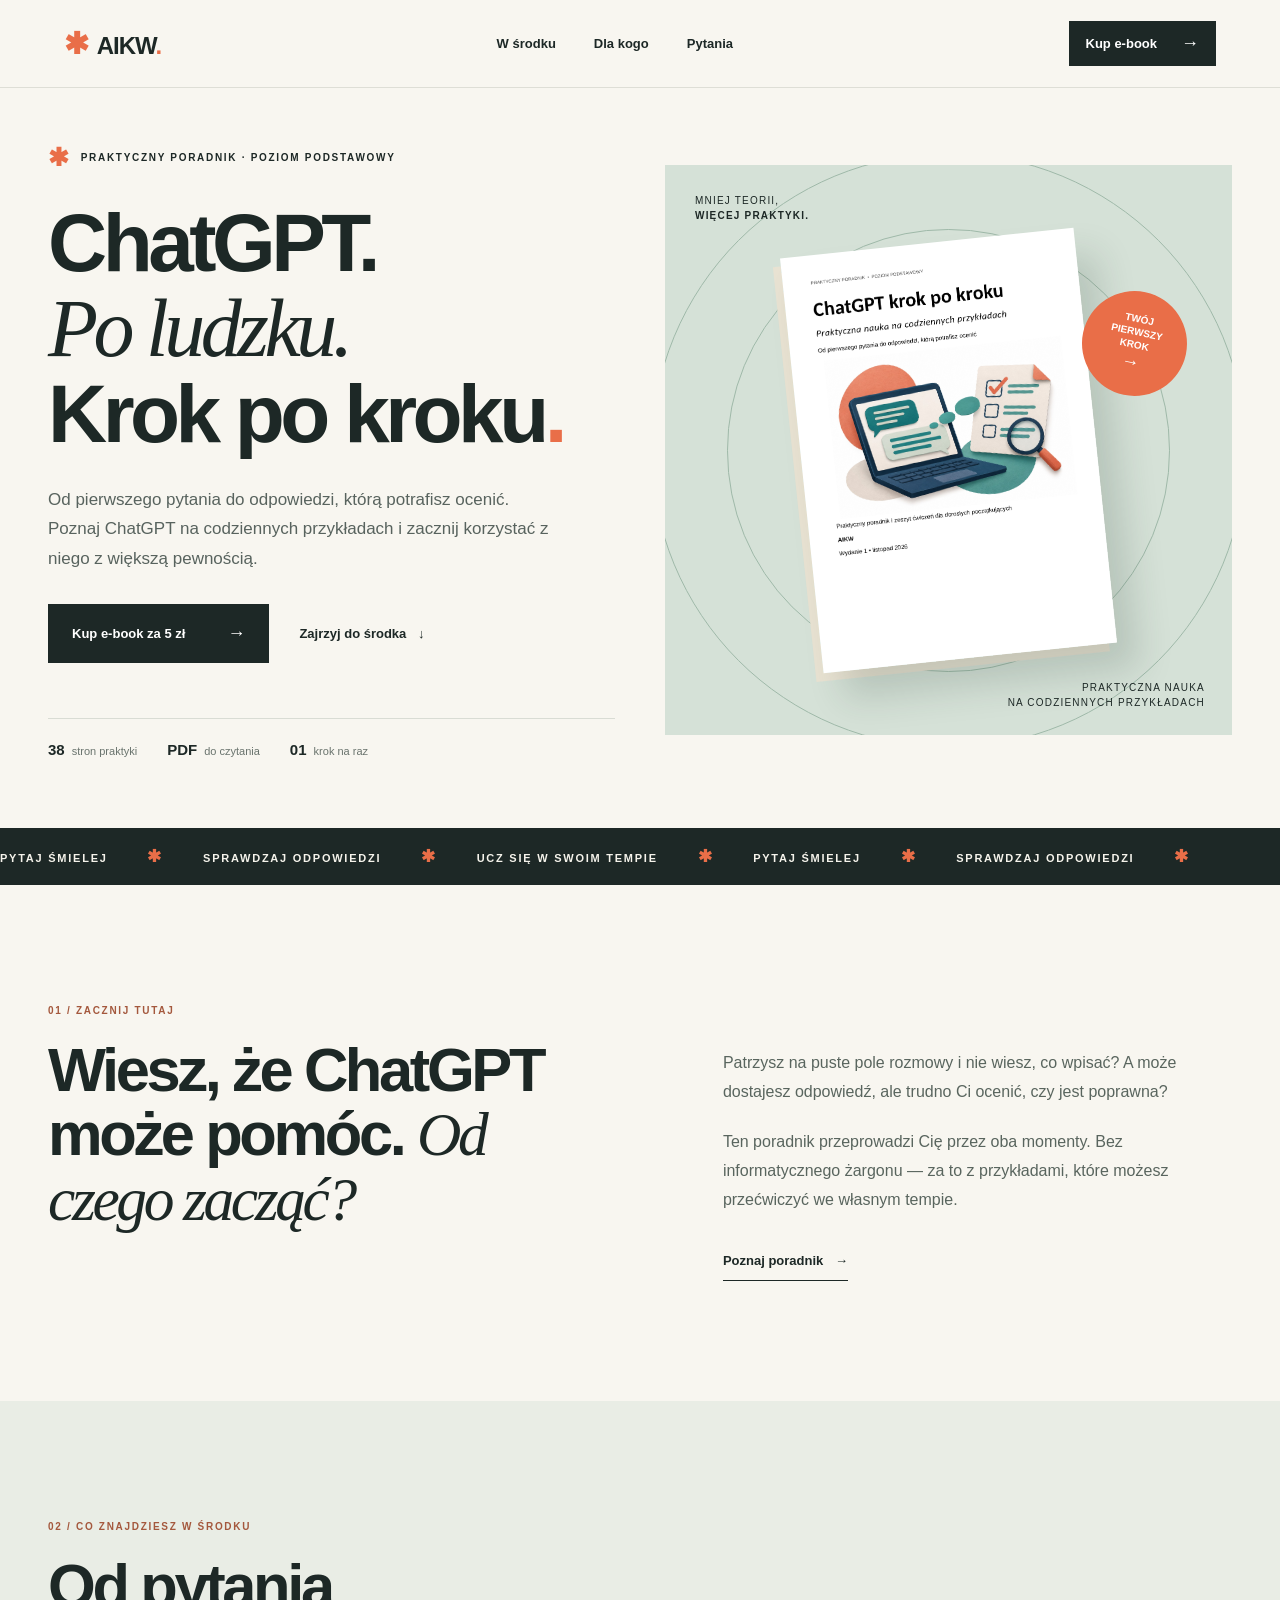
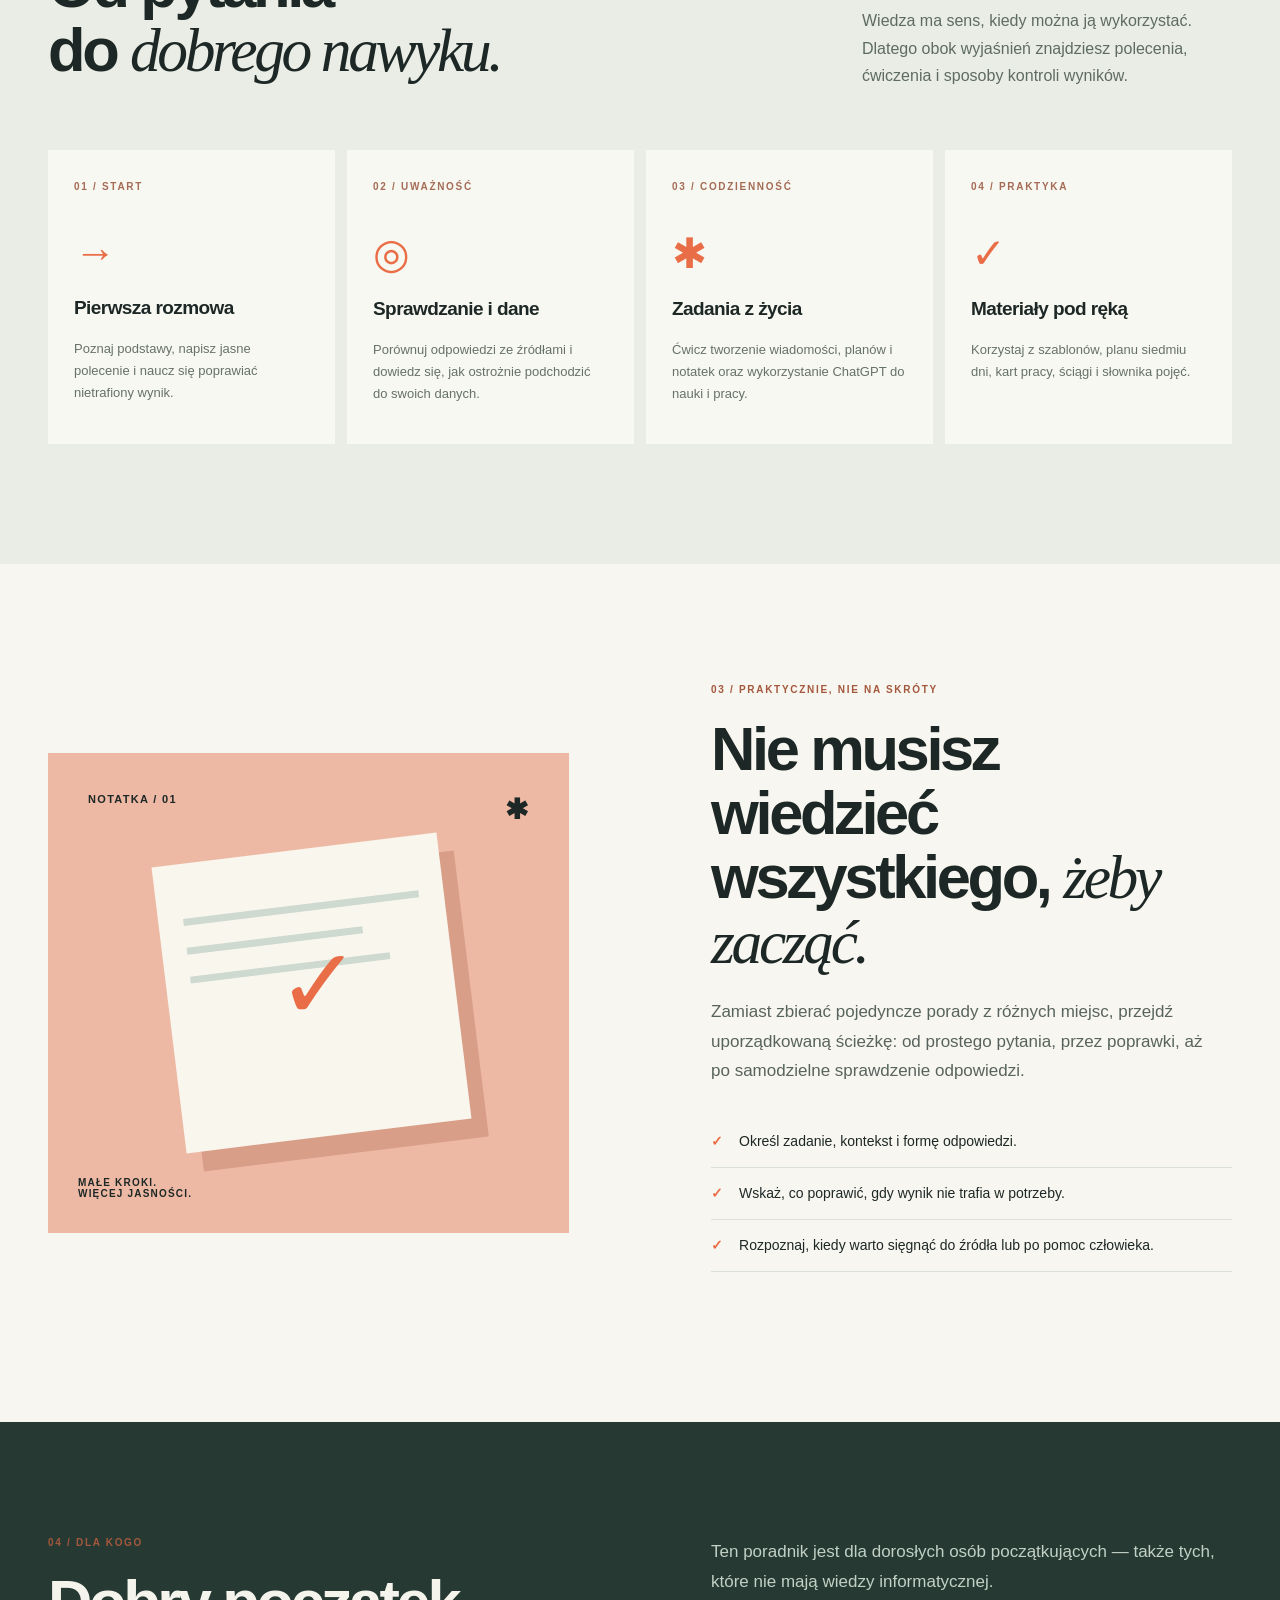
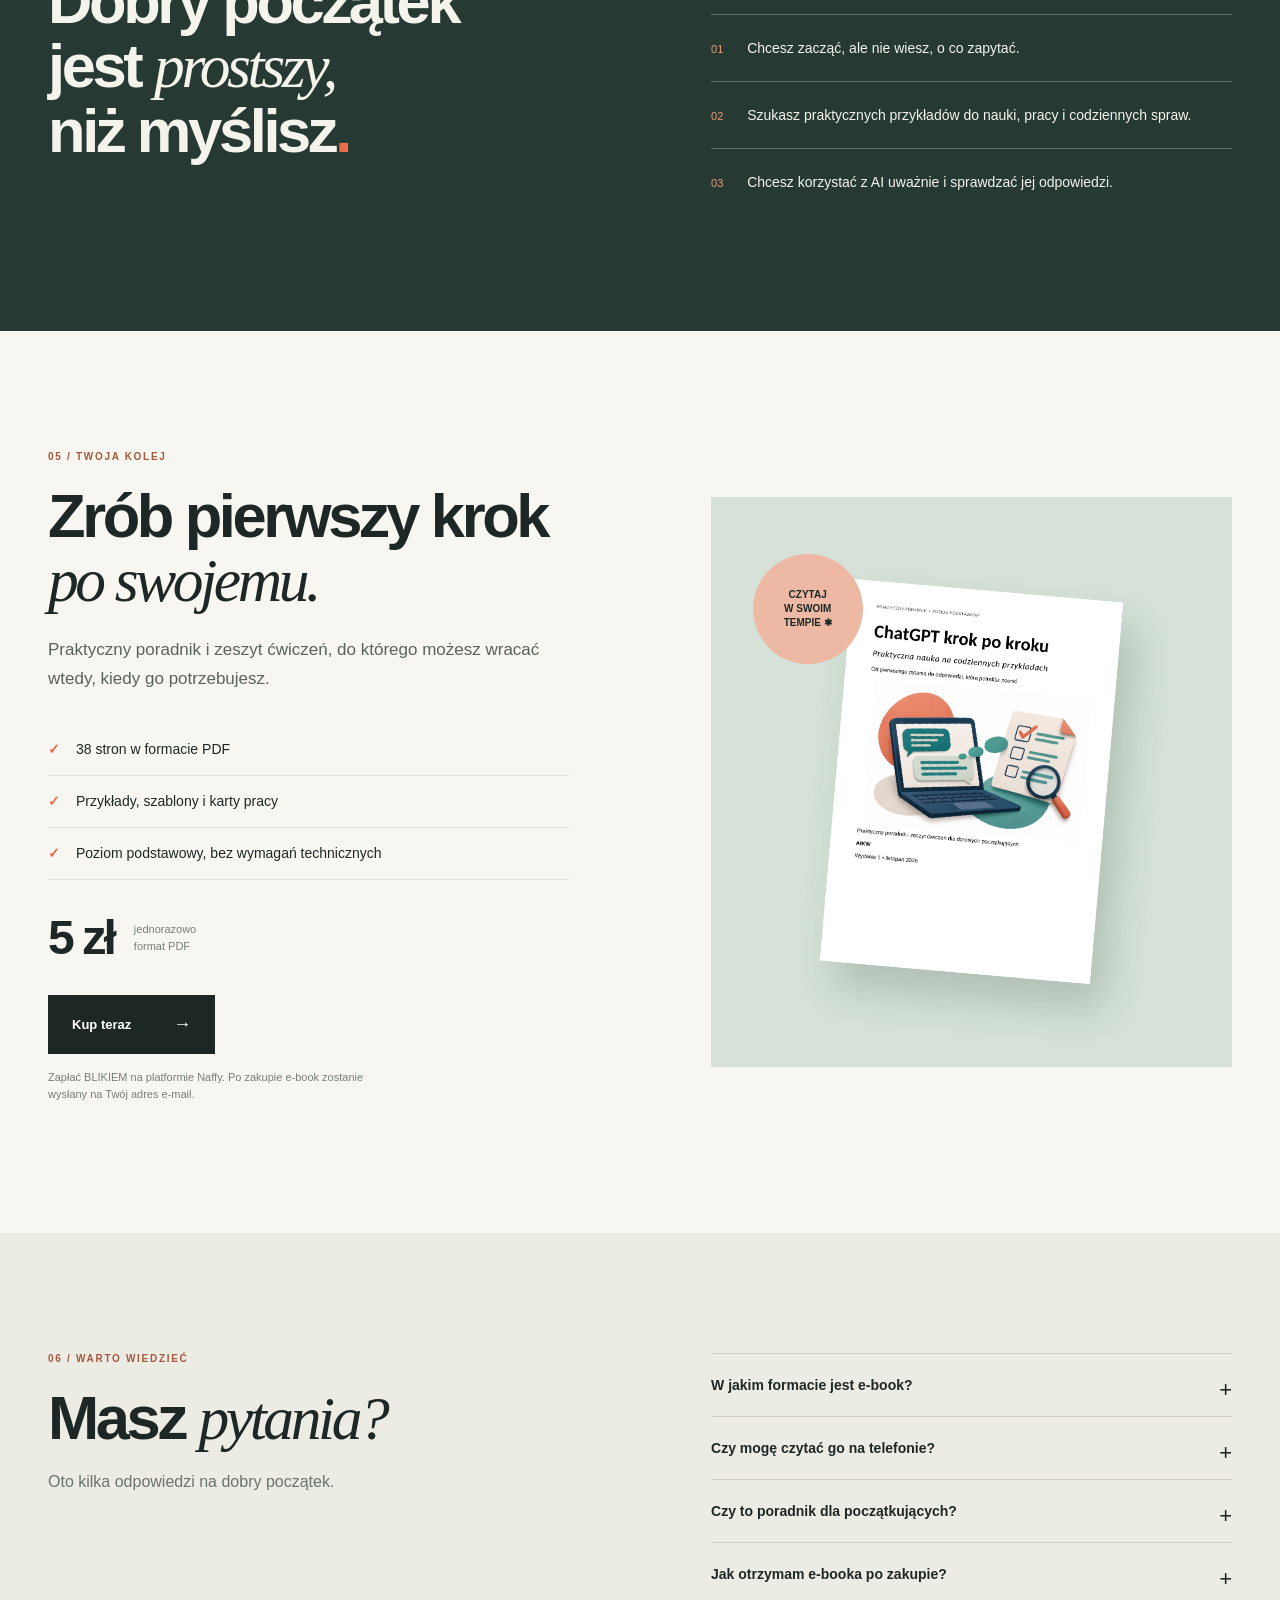
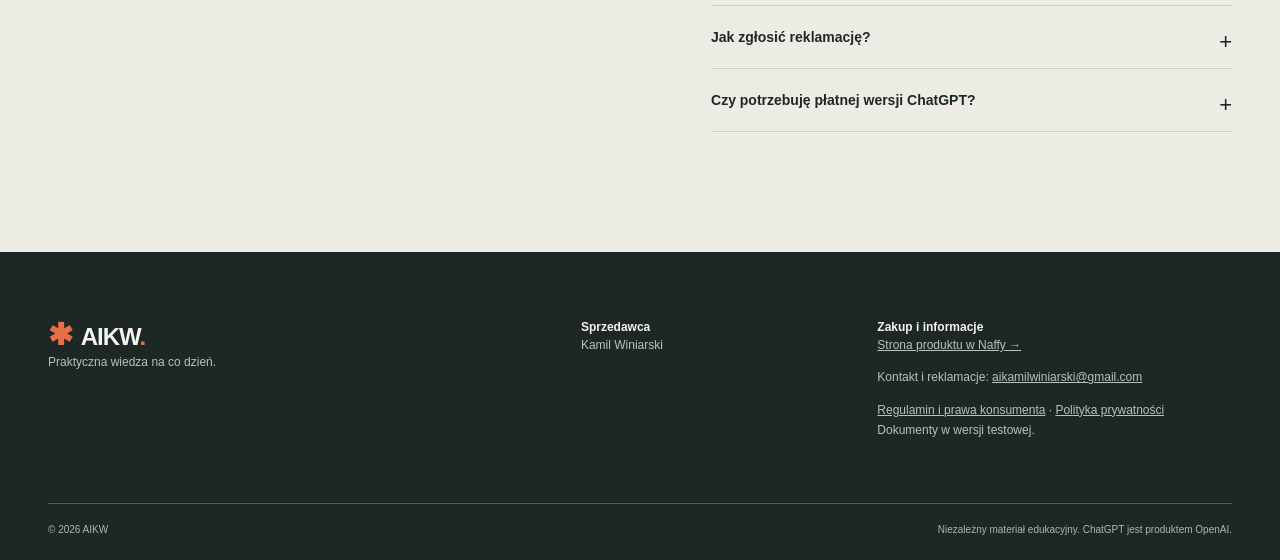
<file: index.html>
<!doctype html>
<html lang="pl">
<head>
<meta charset="utf-8"><meta name="viewport" content="width=device-width,initial-scale=1"><meta name="description" content="Poznaj ChatGPT od podstaw: ćwiczenia, gotowe polecenia i sposoby sprawdzania odpowiedzi. E-book PDF dla początkujących za 5 zł."><meta name="robots" content="index, follow"><meta property="og:type" content="website"><meta property="og:locale" content="pl_PL"><meta property="og:title" content="ChatGPT krok po kroku — e-book dla początkujących"><meta property="og:description" content="Praktyczny poradnik PDF: ćwiczenia, szablony i sprawdzanie odpowiedzi ChatGPT."><meta name="twitter:card" content="summary"><meta name="twitter:title" content="ChatGPT krok po kroku — e-book dla początkujących"><meta name="twitter:description" content="Praktyczny poradnik PDF: ćwiczenia, szablony i sprawdzanie odpowiedzi ChatGPT."><meta name="theme-color" content="#f8f6f0"><title>ChatGPT krok po kroku — e-book dla początkujących | AIKW</title><link rel="icon" href="favicon.svg" type="image/svg+xml"><script type="application/ld+json">{"@context":"https://schema.org","@type":"Book","name":"ChatGPT krok po kroku","description":"Praktyczna nauka ChatGPT na codziennych przykładach dla dorosłych początkujących.","inLanguage":"pl","bookFormat":"https://schema.org/EBook","numberOfPages":38,"publisher":{"@type":"Organization","name":"AIKW"},"offers":{"@type":"Offer","price":"5.00","priceCurrency":"PLN","url":"https://www.naffy.io/kamil-winiarski/praktyczny-ebook-qu3","seller":{"@type":"Person","name":"Kamil Winiarski"}}}</script><link rel="stylesheet" href="style.css"><script defer src="script.js"></script>
</head>
<body>
<header class="header"><a class="brand" href="#start" aria-label="AIKW — strona główna"><span class="brand-mark">✱</span> AIKW<span class="brand-dot">.</span></a><nav aria-label="Nawigacja główna"><a href="#w-srodku">W środku</a><a href="#dla-kogo">Dla kogo</a><a href="#faq">Pytania</a></nav><a class="button button-small" href="https://www.naffy.io/kamil-winiarski/praktyczny-ebook-qu3">Kup e-book <span>→</span></a></header>
<main id="start">
<section class="hero wrap"><div class="hero-copy"><div class="eyebrow"><span class="spark">✱</span> PRAKTYCZNY PORADNIK · POZIOM PODSTAWOWY</div><h1>ChatGPT.<br><em>Po ludzku.</em><br>Krok po kroku<span class="orange">.</span></h1><p class="lead">Od pierwszego pytania do odpowiedzi, którą potrafisz ocenić. Poznaj ChatGPT na codziennych przykładach i zacznij korzystać z niego z większą pewnością.</p><div class="hero-actions"><a class="button" href="https://www.naffy.io/kamil-winiarski/praktyczny-ebook-qu3">Kup e-book za 5 zł <span>→</span></a><a class="text-link" href="#w-srodku">Zajrzyj do środka <span>↓</span></a></div><div class="hero-meta"><span><b>38</b> stron praktyki</span><span><b>PDF</b> do czytania</span><span><b>01</b> krok na raz</span></div></div><div class="hero-art"><div class="art-label">MNIEJ TEORII,<br><strong>WIĘCEJ PRAKTYKI.</strong></div><div class="orbit orbit-one"></div><div class="orbit orbit-two"></div><img class="book" src="assets/okladka.png" alt="Okładka e-booka ChatGPT krok po kroku"><div class="art-stamp">TWÓJ<br>PIERWSZY<br>KROK <span>→</span></div><div class="art-caption">PRAKTYCZNA NAUKA<br>NA CODZIENNYCH PRZYKŁADACH</div></div></section>
<div class="ticker" aria-hidden="true"><div>PYTAJ ŚMIELEJ <span>✱</span> SPRAWDZAJ ODPOWIEDZI <span>✱</span> UCZ SIĘ W SWOIM TEMPIE <span>✱</span> PYTAJ ŚMIELEJ <span>✱</span> SPRAWDZAJ ODPOWIEDZI <span>✱</span></div></div>
<section class="section wrap intro"><div><p class="kicker">01 / ZACZNIJ TUTAJ</p><h2>Wiesz, że ChatGPT może pomóc. <em>Od czego zacząć?</em></h2></div><div class="intro-copy"><p>Patrzysz na puste pole rozmowy i nie wiesz, co wpisać? A może dostajesz odpowiedź, ale trudno Ci ocenić, czy jest poprawna?</p><p>Ten poradnik przeprowadzi Cię przez oba momenty. Bez informatycznego żargonu — za to z przykładami, które możesz przećwiczyć we własnym tempie.</p><a class="under-link" href="#oferta">Poznaj poradnik <span>→</span></a></div></section>
<section id="w-srodku" class="section contents"><div class="wrap"><div class="section-heading"><div><p class="kicker">02 / CO ZNAJDZIESZ W ŚRODKU</p><h2>Od pytania<br>do <em>dobrego nawyku.</em></h2></div><p>Wiedza ma sens, kiedy można ją wykorzystać. Dlatego obok wyjaśnień znajdziesz polecenia, ćwiczenia i sposoby kontroli wyników.</p></div><div class="cards"><article class="card"><span class="card-number">01 / START</span><div class="card-icon">→</div><h3>Pierwsza rozmowa</h3><p>Poznaj podstawy, napisz jasne polecenie i naucz się poprawiać nietrafiony wynik.</p></article><article class="card"><span class="card-number">02 / UWAŻNOŚĆ</span><div class="card-icon">◎</div><h3>Sprawdzanie i dane</h3><p>Porównuj odpowiedzi ze źródłami i dowiedz się, jak ostrożnie podchodzić do swoich danych.</p></article><article class="card"><span class="card-number">03 / CODZIENNOŚĆ</span><div class="card-icon">✱</div><h3>Zadania z życia</h3><p>Ćwicz tworzenie wiadomości, planów i notatek oraz wykorzystanie ChatGPT do nauki i pracy.</p></article><article class="card"><span class="card-number">04 / PRAKTYKA</span><div class="card-icon">✓</div><h3>Materiały pod ręką</h3><p>Korzystaj z szablonów, planu siedmiu dni, kart pracy, ściągi i słownika pojęć.</p></article></div></div></section>
<section class="section wrap benefit"><div class="note-graphic" aria-hidden="true"><div class="note-top"><span>NOTATKA / 01</span><span>✱</span></div><div class="note-lines"><i></i><i></i><i></i></div><div class="note-check">✓</div><p>MAŁE KROKI.<br>WIĘCEJ JASNOŚCI.</p></div><div><p class="kicker">03 / PRAKTYCZNIE, NIE NA SKRÓTY</p><h2>Nie musisz wiedzieć wszystkiego, <em>żeby zacząć.</em></h2><p class="body-large">Zamiast zbierać pojedyncze porady z różnych miejsc, przejdź uporządkowaną ścieżkę: od prostego pytania, przez poprawki, aż po samodzielne sprawdzenie odpowiedzi.</p><ul class="check-list"><li>Określ zadanie, kontekst i formę odpowiedzi.</li><li>Wskaż, co poprawić, gdy wynik nie trafia w potrzeby.</li><li>Rozpoznaj, kiedy warto sięgnąć do źródła lub po pomoc człowieka.</li></ul></div></section>
<section id="dla-kogo" class="audience"><div class="wrap audience-inner"><div><p class="kicker">04 / DLA KOGO</p><h2>Dobry początek<br>jest <em>prostszy,</em><br>niż myślisz<span class="orange">.</span></h2></div><div><p class="body-large">Ten poradnik jest dla dorosłych osób początkujących — także tych, które nie mają wiedzy informatycznej.</p><div class="audience-item"><span>01</span> Chcesz zacząć, ale nie wiesz, o co zapytać.</div><div class="audience-item"><span>02</span> Szukasz praktycznych przykładów do nauki, pracy i codziennych spraw.</div><div class="audience-item"><span>03</span> Chcesz korzystać z AI uważnie i sprawdzać jej odpowiedzi.</div></div></div></section>
<section id="oferta" class="section wrap offer"><div class="offer-copy"><p class="kicker">05 / TWOJA KOLEJ</p><h2>Zrób pierwszy krok <em>po swojemu.</em></h2><p class="body-large">Praktyczny poradnik i zeszyt ćwiczeń, do którego możesz wracać wtedy, kiedy go potrzebujesz.</p><ul class="check-list"><li>38 stron w formacie PDF</li><li>Przykłady, szablony i karty pracy</li><li>Poziom podstawowy, bez wymagań technicznych</li></ul><div class="price"><strong>5 zł</strong><span>jednorazowo<br>format PDF</span></div><a class="button" href="https://www.naffy.io/kamil-winiarski/praktyczny-ebook-qu3">Kup teraz <span>→</span></a><p class="small">Zapłać BLIKIEM na platformie Naffy. Po zakupie e-book zostanie wysłany na Twój adres e-mail.</p></div><div class="offer-art"><img src="assets/okladka.png" alt="Okładka poradnika ChatGPT krok po kroku" loading="lazy"><span class="offer-badge">CZYTAJ<br>W SWOIM<br>TEMPIE ✱</span></div></section>
<section id="faq" class="section faq"><div class="wrap faq-inner"><div><p class="kicker">06 / WARTO WIEDZIEĆ</p><h2>Masz <em>pytania?</em></h2><p>Oto kilka odpowiedzi na dobry początek.</p></div><div class="faq-list"><details><summary>W jakim formacie jest e-book?</summary><p>Poradnik ma format PDF. Możesz go otworzyć w przeglądarce lub aplikacji obsługującej pliki PDF.</p></details><details><summary>Czy mogę czytać go na telefonie?</summary><p>Tak, pliki PDF można czytać na telefonie za pomocą przeglądarki lub czytnika PDF.</p></details><details><summary>Czy to poradnik dla początkujących?</summary><p>Tak. Jest przeznaczony dla dorosłych osób początkujących i nie wymaga wiedzy informatycznej.</p></details><details><summary>Jak otrzymam e-booka po zakupie?</summary><p>Po opłaceniu zamówienia na platformie Naffy otrzymasz e-booka na adres e-mail podany przy zakupie.</p></details><details><summary>Jak zgłosić reklamację?</summary><p>Reklamację dotyczącą e-booka możesz wysłać do Kamila Winiarskiego na adres <a href="mailto:aikamilwiniarski@gmail.com">aikamilwiniarski@gmail.com</a>. Opisz problem i podaj dane pozwalające odnaleźć zamówienie.</p></details><details><summary>Czy potrzebuję płatnej wersji ChatGPT?</summary><p>Poradnik zaleca rozpoczęcie od prostych zadań tekstowych dostępnych na Twoim koncie. Funkcje i limity mogą się różnić; ćwiczenia z plikami i obrazami mają wariant bez załączników.</p></details></div></div></section>
</main><footer><div class="wrap footer-inner"><div><a class="brand" href="#start"><span class="brand-mark">✱</span> AIKW<span class="brand-dot">.</span></a><p>Praktyczna wiedza na co dzień.</p></div><div><strong>Sprzedawca</strong><p>Kamil Winiarski</p></div><div><strong>Zakup i informacje</strong><p><a href="https://www.naffy.io/kamil-winiarski/praktyczny-ebook-qu3">Strona produktu w Naffy →</a></p><p>Kontakt i reklamacje: <a href="mailto:aikamilwiniarski@gmail.com">aikamilwiniarski@gmail.com</a></p><p><a href="regulamin.html">Regulamin i prawa konsumenta</a> · <a href="prywatnosc.html">Polityka prywatności</a><br>Dokumenty w wersji testowej.</p></div></div><div class="wrap footer-bottom">© 2026 AIKW <span>Niezależny materiał edukacyjny. ChatGPT jest produktem OpenAI.</span></div></footer>
</body></html>
</file>
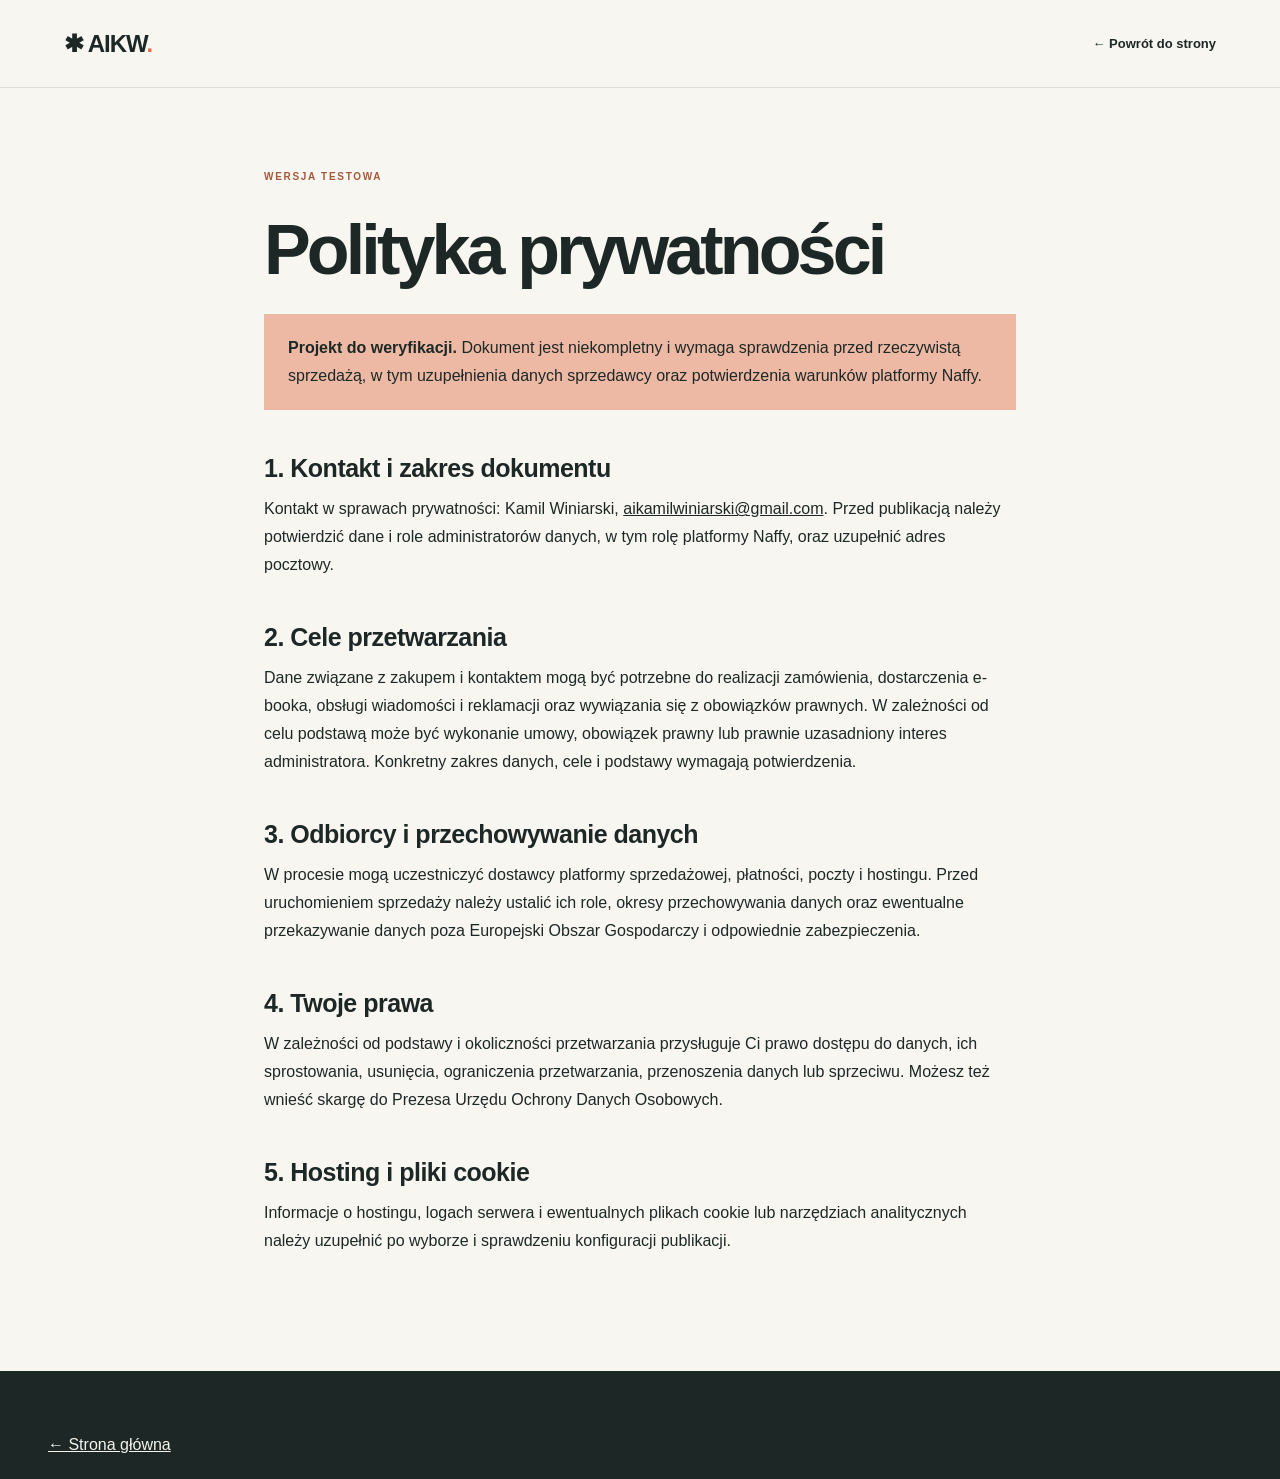
<file: prywatnosc.html>
<!doctype html><html lang="pl"><head><meta charset="utf-8"><meta name="viewport" content="width=device-width,initial-scale=1"><meta name="robots" content="noindex"><link rel="stylesheet" href="style.css"><title>Polityka prywatności — AIKW</title></head><body><header class="header"><a class="brand" href="index.html">✱ AIKW<span class="brand-dot">.</span></a><a class="text-link" href="index.html">← Powrót do strony</a></header><main class="legal"><p class="kicker">WERSJA TESTOWA</p><h1>Polityka prywatności</h1><p class="legal-notice"><strong>Projekt do weryfikacji.</strong> Dokument jest niekompletny i wymaga sprawdzenia przed rzeczywistą sprzedażą, w tym uzupełnienia danych sprzedawcy oraz potwierdzenia warunków platformy Naffy.</p><h2>1. Kontakt i zakres dokumentu</h2><p>Kontakt w sprawach prywatności: Kamil Winiarski, <a href="mailto:aikamilwiniarski@gmail.com">aikamilwiniarski@gmail.com</a>. Przed publikacją należy potwierdzić dane i role administratorów danych, w tym rolę platformy Naffy, oraz uzupełnić adres pocztowy.</p><h2>2. Cele przetwarzania</h2><p>Dane związane z zakupem i kontaktem mogą być potrzebne do realizacji zamówienia, dostarczenia e-booka, obsługi wiadomości i reklamacji oraz wywiązania się z obowiązków prawnych. W zależności od celu podstawą może być wykonanie umowy, obowiązek prawny lub prawnie uzasadniony interes administratora. Konkretny zakres danych, cele i podstawy wymagają potwierdzenia.</p><h2>3. Odbiorcy i przechowywanie danych</h2><p>W procesie mogą uczestniczyć dostawcy platformy sprzedażowej, płatności, poczty i hostingu. Przed uruchomieniem sprzedaży należy ustalić ich role, okresy przechowywania danych oraz ewentualne przekazywanie danych poza Europejski Obszar Gospodarczy i odpowiednie zabezpieczenia.</p><h2>4. Twoje prawa</h2><p>W zależności od podstawy i okoliczności przetwarzania przysługuje Ci prawo dostępu do danych, ich sprostowania, usunięcia, ograniczenia przetwarzania, przenoszenia danych lub sprzeciwu. Możesz też wnieść skargę do Prezesa Urzędu Ochrony Danych Osobowych.</p><h2>5. Hosting i pliki cookie</h2><p>Informacje o hostingu, logach serwera i ewentualnych plikach cookie lub narzędziach analitycznych należy uzupełnić po wyborze i sprawdzeniu konfiguracji publikacji.</p></main><footer><div class="wrap"><a href="index.html">← Strona główna</a></div></footer></body></html>
</file>
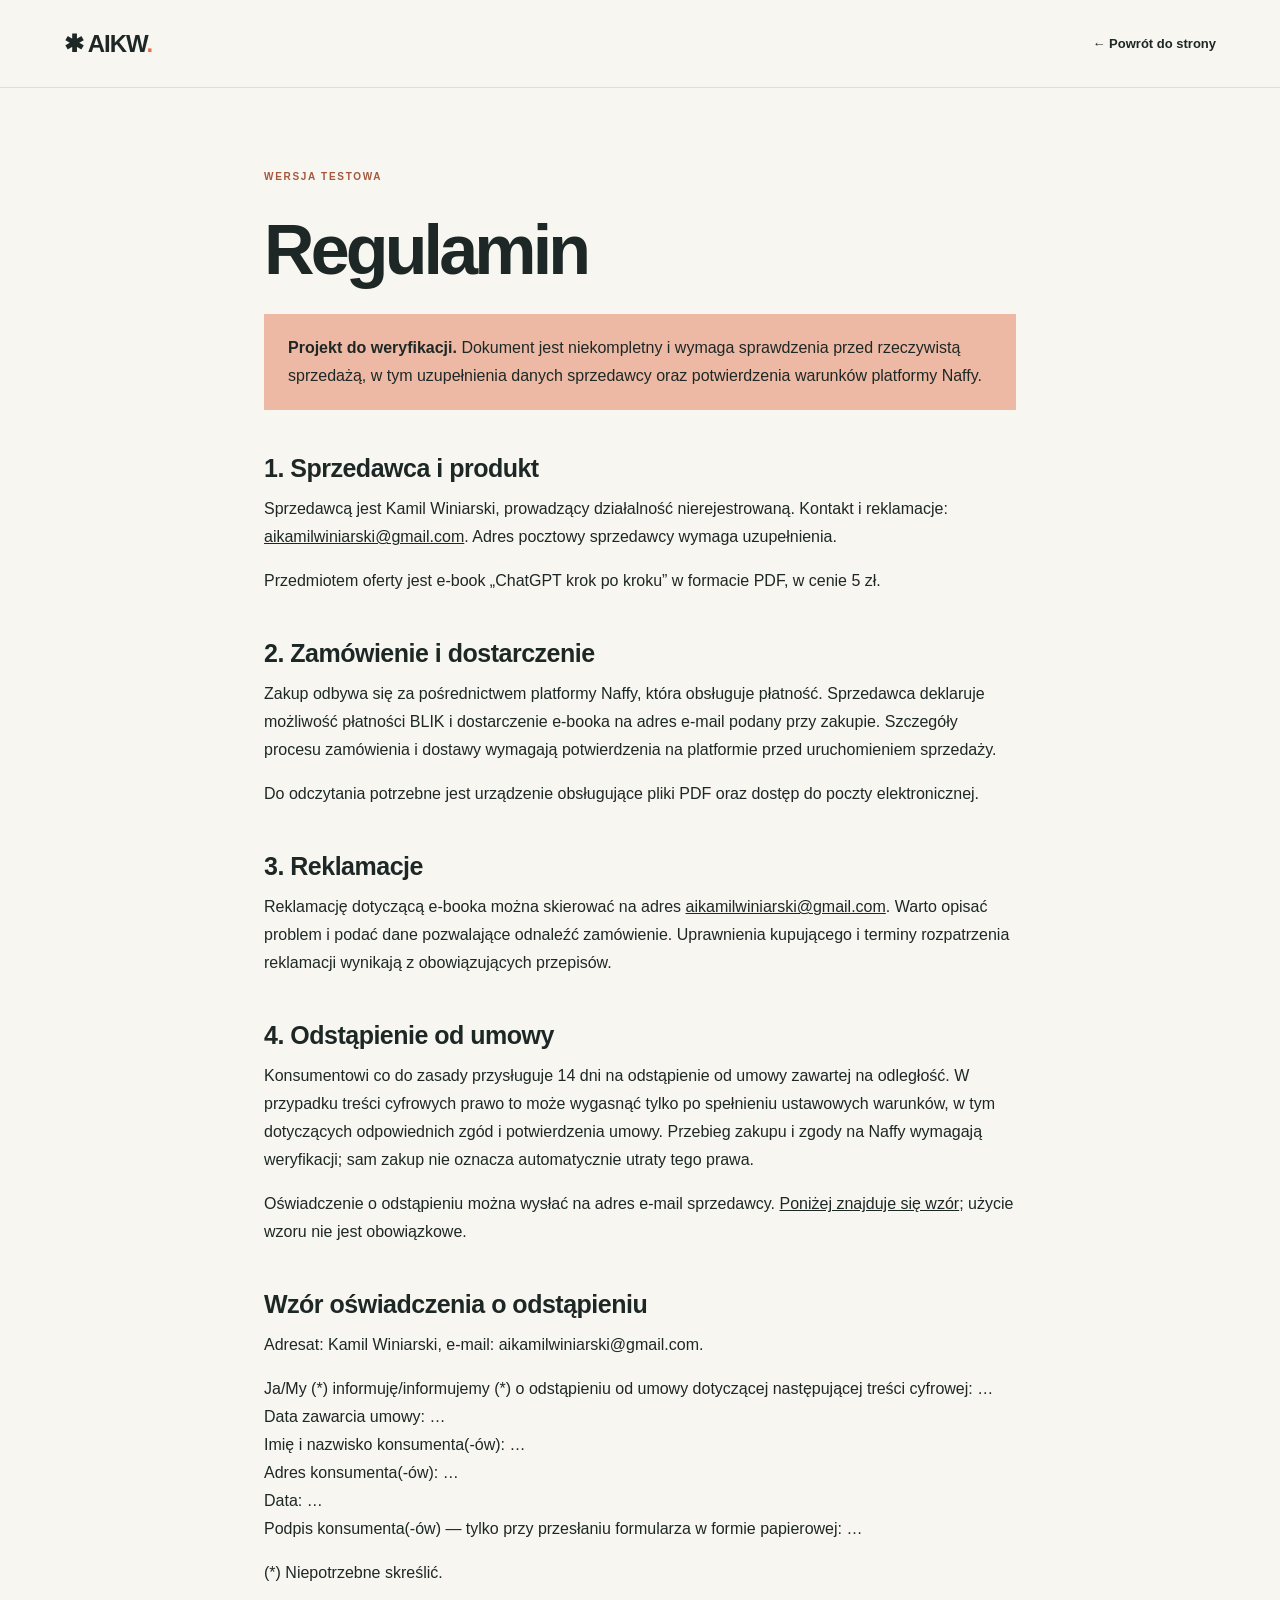
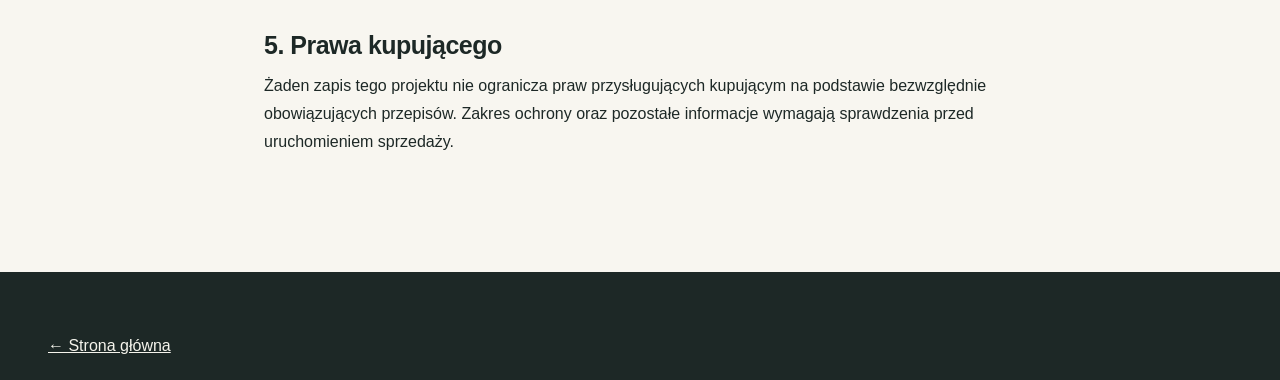
<file: regulamin.html>
<!doctype html><html lang="pl"><head><meta charset="utf-8"><meta name="viewport" content="width=device-width,initial-scale=1"><meta name="robots" content="noindex"><link rel="stylesheet" href="style.css"><title>Regulamin — AIKW</title></head><body><header class="header"><a class="brand" href="index.html">✱ AIKW<span class="brand-dot">.</span></a><a class="text-link" href="index.html">← Powrót do strony</a></header><main class="legal"><p class="kicker">WERSJA TESTOWA</p><h1>Regulamin</h1><p class="legal-notice"><strong>Projekt do weryfikacji.</strong> Dokument jest niekompletny i wymaga sprawdzenia przed rzeczywistą sprzedażą, w tym uzupełnienia danych sprzedawcy oraz potwierdzenia warunków platformy Naffy.</p><h2>1. Sprzedawca i produkt</h2><p>Sprzedawcą jest Kamil Winiarski, prowadzący działalność nierejestrowaną. Kontakt i reklamacje: <a href="mailto:aikamilwiniarski@gmail.com">aikamilwiniarski@gmail.com</a>. Adres pocztowy sprzedawcy wymaga uzupełnienia.</p><p>Przedmiotem oferty jest e-book „ChatGPT krok po kroku” w formacie PDF, w cenie 5 zł.</p><h2>2. Zamówienie i dostarczenie</h2><p>Zakup odbywa się za pośrednictwem platformy Naffy, która obsługuje płatność. Sprzedawca deklaruje możliwość płatności BLIK i dostarczenie e-booka na adres e-mail podany przy zakupie. Szczegóły procesu zamówienia i dostawy wymagają potwierdzenia na platformie przed uruchomieniem sprzedaży.</p><p>Do odczytania potrzebne jest urządzenie obsługujące pliki PDF oraz dostęp do poczty elektronicznej.</p><h2>3. Reklamacje</h2><p>Reklamację dotyczącą e-booka można skierować na adres <a href="mailto:aikamilwiniarski@gmail.com">aikamilwiniarski@gmail.com</a>. Warto opisać problem i podać dane pozwalające odnaleźć zamówienie. Uprawnienia kupującego i terminy rozpatrzenia reklamacji wynikają z obowiązujących przepisów.</p><h2>4. Odstąpienie od umowy</h2><p>Konsumentowi co do zasady przysługuje 14 dni na odstąpienie od umowy zawartej na odległość. W przypadku treści cyfrowych prawo to może wygasnąć tylko po spełnieniu ustawowych warunków, w tym dotyczących odpowiednich zgód i potwierdzenia umowy. Przebieg zakupu i zgody na Naffy wymagają weryfikacji; sam zakup nie oznacza automatycznie utraty tego prawa.</p><p>Oświadczenie o odstąpieniu można wysłać na adres e-mail sprzedawcy. <a href="#wzor">Poniżej znajduje się wzór</a>; użycie wzoru nie jest obowiązkowe.</p><h2 id="wzor">Wzór oświadczenia o odstąpieniu</h2><p>Adresat: Kamil Winiarski, e-mail: aikamilwiniarski@gmail.com.</p><p>Ja/My (*) informuję/informujemy (*) o odstąpieniu od umowy dotyczącej następującej treści cyfrowej: …<br>Data zawarcia umowy: …<br>Imię i nazwisko konsumenta(-ów): …<br>Adres konsumenta(-ów): …<br>Data: …<br>Podpis konsumenta(-ów) — tylko przy przesłaniu formularza w formie papierowej: …</p><p>(*) Niepotrzebne skreślić.</p><h2>5. Prawa kupującego</h2><p>Żaden zapis tego projektu nie ogranicza praw przysługujących kupującym na podstawie bezwzględnie obowiązujących przepisów. Zakres ochrony oraz pozostałe informacje wymagają sprawdzenia przed uruchomieniem sprzedaży.</p></main><footer><div class="wrap"><a href="index.html">← Strona główna</a></div></footer></body></html>
</file>
<file: style.css>
:root{--ink:#1d2826;--cream:#f8f6f0;--orange:#e96e48;--green:#cbdad0}*{box-sizing:border-box}html{scroll-behavior:smooth}body{margin:0;background:var(--cream);color:var(--ink);font-family:'DM Sans',Arial,sans-serif}a{color:inherit}img{max-width:100%;display:block}.wrap{width:min(1280px,calc(100% - 96px));margin:auto}.header{height:88px;display:flex;align-items:center;justify-content:space-between;padding:0 5%;border-bottom:1px solid #deded6}.brand{text-decoration:none;font-weight:700;font-size:24px;letter-spacing:-1px}.brand-mark,.brand-dot,.orange{color:var(--orange)}.brand-mark{font-size:30px;margin-right:4px}.header nav{display:flex;gap:38px;font-size:13px;font-weight:700}.header nav a{text-decoration:none}.header nav a:hover,.text-link:hover,.under-link:hover{color:var(--orange)}.button{display:inline-flex;align-items:center;justify-content:space-between;gap:42px;background:var(--ink);color:white;text-decoration:none;padding:19px 24px;font-size:13px;font-weight:700;transition:background .2s,transform .2s}.button:hover{background:#e36c47;transform:translateY(-2px)}.button span{font-size:18px}.button-small{padding:12px 17px;gap:24px}.hero{display:grid;grid-template-columns:1fr 1fr;min-height:650px;align-items:center;gap:50px;padding-top:55px;padding-bottom:70px}.eyebrow,.kicker,.card-number{font-size:10px;letter-spacing:.17em;font-weight:700}.eyebrow{display:flex;align-items:center;gap:10px}.spark{font-size:25px;color:var(--orange)}h1,h2,h3,p{margin-top:0}h1,h2{letter-spacing:-.055em;line-height:1.04}h1{font-size:clamp(58px,6.4vw,98px);margin:28px 0}h1 em,h2 em{font-family:'Playfair Display',Georgia,serif;font-weight:500}h2{font-size:clamp(40px,4.8vw,68px);margin:22px 0}.lead,.body-large{font-size:17px;line-height:1.75;color:#58635e;max-width:510px}.hero-actions{display:flex;align-items:center;gap:30px;margin-top:30px}.text-link,.under-link{font-size:13px;font-weight:700;text-decoration:none}.text-link span,.under-link span{margin-left:8px}.hero-meta{display:flex;gap:30px;border-top:1px solid #d9dcd4;margin-top:55px;padding-top:22px;font-size:11px;color:#69736d}.hero-meta b{color:var(--ink);font-size:15px;margin-right:4px}.hero-art{height:570px;background:#d5e1d7;position:relative;overflow:hidden;display:grid;place-items:center}.book{width:52%;position:relative;z-index:2;transform:rotate(-6deg);box-shadow:20px 28px 35px #233b302b,-8px 8px 0 #e8e2d2}.orbit{position:absolute;border:1px solid #9fb9a9;border-radius:50%;width:78%;aspect-ratio:1}.orbit-two{width:105%}.art-label,.art-caption{position:absolute;font-size:10px;line-height:1.5;letter-spacing:.12em;z-index:3}.art-label{top:28px;left:30px}.art-caption{bottom:25px;right:27px;text-align:right}.art-stamp{position:absolute;right:8%;top:22%;z-index:3;background:var(--orange);color:white;border-radius:50%;width:105px;height:105px;display:grid;place-content:center;text-align:center;font-size:10px;font-weight:700;line-height:1.3;transform:rotate(12deg)}.art-stamp span{font-size:18px}.ticker{background:var(--ink);color:#f5f3eb;overflow:hidden;white-space:nowrap;padding:18px 0;font-size:11px;letter-spacing:.16em;font-weight:700}.ticker div{width:max-content}.ticker span{color:var(--orange);padding:0 35px;font-size:17px}.section{padding-top:120px;padding-bottom:120px}.intro{display:grid;grid-template-columns:1fr 1fr;gap:14%}.kicker{color:#a4583d}.intro-copy{padding-top:44px;color:#59655e;line-height:1.8}.intro-copy p{margin-bottom:22px}.under-link{display:inline-block;color:var(--ink);border-bottom:1px solid var(--ink);padding-bottom:8px;margin-top:12px}.contents{background:#e9ede5}.section-heading{display:flex;justify-content:space-between;align-items:end;gap:60px;margin-bottom:45px}.section-heading p:last-child{max-width:370px;line-height:1.7;color:#5e6b63}.cards{display:grid;grid-template-columns:repeat(4,1fr);gap:12px}.card{background:#f8f8f2;padding:26px;min-height:290px}.card-number{color:#a46b55}.card-icon{font-size:42px;color:var(--orange);margin:35px 0 20px}.card h3{font-size:19px;letter-spacing:-.03em}.card p{font-size:13px;line-height:1.7;color:#66716a}.benefit{display:grid;grid-template-columns:1fr 1fr;align-items:center;gap:12%}.note-graphic{background:#edb9a4;min-height:480px;padding:40px;position:relative;overflow:hidden}.note-top{display:flex;justify-content:space-between;font-size:11px;letter-spacing:.12em;font-weight:700}.note-top span:last-child{font-size:28px}.note-lines{background:#f9f6ee;position:absolute;width:55%;height:60%;left:23%;top:20%;transform:rotate(-7deg);padding:55px 25px;box-shadow:15px 20px 0 #d89e88}.note-lines i{display:block;height:7px;background:#ced9cf;margin-bottom:22px}.note-lines i:nth-child(2){width:75%}.note-lines i:nth-child(3){width:85%}.note-check{position:absolute;top:36%;left:44%;font-size:100px;color:var(--orange)}.note-graphic>p{position:absolute;bottom:24px;left:30px;font-size:10px;font-weight:700;letter-spacing:.12em}.check-list{list-style:none;padding:0;margin:30px 0}.check-list li{border-bottom:1px solid #dce1d8;padding:15px 0;font-size:14px;line-height:1.5}.check-list li:before{content:'✓';color:var(--orange);margin-right:16px;font-weight:bold}.audience{background:#263a33;color:#f5f4ec;padding:115px 0}.audience-inner{display:grid;grid-template-columns:1fr 1fr;gap:12%}.audience .body-large{color:#c2d0c6}.audience-item{border-top:1px solid #627168;padding:22px 0;font-size:14px;line-height:1.6}.audience-item span{color:#ec997a;margin-right:20px;font-size:11px}.offer{display:grid;grid-template-columns:1fr 1fr;gap:12%;align-items:center}.price{display:flex;align-items:center;gap:20px;margin:30px 0}.price strong{font-size:48px;letter-spacing:-.06em}.price span,.small{font-size:11px;line-height:1.5;color:#758078}.small{max-width:350px;margin-top:15px}.offer-art{background:#d6e2d7;min-height:570px;display:grid;place-items:center;position:relative}.offer-art img{width:52%;transform:rotate(5deg);box-shadow:15px 25px 40px #233b3035}.offer-badge{position:absolute;top:10%;left:8%;background:#edb9a4;border-radius:50%;height:110px;width:110px;display:grid;place-content:center;text-align:center;font-size:10px;font-weight:700;line-height:1.4}.faq{background:#edece4}.faq-inner{display:grid;grid-template-columns:1fr 1fr;gap:12%}.faq-inner>div>p:last-child{color:#68746d}.faq details{border-top:1px solid #c9d0c7}.faq details:last-child{border-bottom:1px solid #c9d0c7}.faq summary{list-style:none;cursor:pointer;padding:23px 30px 23px 0;font-weight:700;font-size:14px;position:relative}.faq summary::-webkit-details-marker{display:none}.faq summary:after{content:'+';position:absolute;right:0;font-size:22px;font-weight:400}.faq details[open] summary:after{content:'−'}.faq details p{font-size:14px;line-height:1.7;color:#657068;padding-right:30px}footer{background:#1d2826;color:#f5f4ec;padding:65px 0 25px}.footer-inner{display:grid;grid-template-columns:2fr 1fr 1.5fr;gap:60px}.footer-inner strong{font-size:12px}.footer-inner p{font-size:12px;color:#b6c2ba;line-height:1.7}.footer-bottom{border-top:1px solid #506057;margin-top:50px;padding-top:20px;font-size:10px;color:#aab9af;display:flex;justify-content:space-between;gap:20px}a:focus-visible,summary:focus-visible{outline:3px solid #ed9a79;outline-offset:4px}@media(max-width:800px){.wrap{width:min(100% - 40px,620px)}.header{height:72px;padding:0 20px}.header nav{display:none}.hero{grid-template-columns:1fr;gap:38px;padding:55px 0}.hero h1{font-size:clamp(55px,11vw,78px)}.hero-art{height:500px}.hero-meta{margin-top:35px;gap:18px}.section{padding-top:80px;padding-bottom:80px}.intro,.benefit,.audience-inner,.offer,.faq-inner{grid-template-columns:1fr;gap:35px}.intro-copy{padding-top:0}.section-heading{display:block}.cards{grid-template-columns:repeat(2,1fr)}.card{min-height:250px}.benefit .note-graphic{order:2}.audience{padding:80px 0}.offer-art{min-height:500px}.footer-inner{grid-template-columns:1fr 1fr;gap:25px}.footer-inner>div:first-child{grid-column:1/-1}}@media(max-width:420px){.button-small{font-size:11px;gap:10px}.hero-actions{align-items:flex-start;flex-direction:column;gap:22px}.hero-art{height:390px}.art-stamp{width:80px;height:80px;font-size:8px}.cards{grid-template-columns:1fr}.card{min-height:0}.card-icon{margin:22px 0 12px}.note-graphic,.offer-art{min-height:390px}.footer-inner{grid-template-columns:1fr}.footer-inner>div:first-child{grid-column:auto}.footer-bottom{flex-direction:column}.hero-meta{font-size:10px}.hero-meta b{display:block}}@media(prefers-reduced-motion:reduce){html{scroll-behavior:auto}*,*:before,*:after{transition:none!important;animation:none!important}}

.legal{max-width:800px;margin:0 auto;padding:80px 24px 100px;line-height:1.75}.legal h1{font-size:clamp(45px,6vw,70px)}.legal h2{font-size:25px;letter-spacing:-.02em;margin:45px 0 14px}.legal-notice{background:#edb9a4;padding:20px 24px}.legal a{overflow-wrap:anywhere}
</file>
